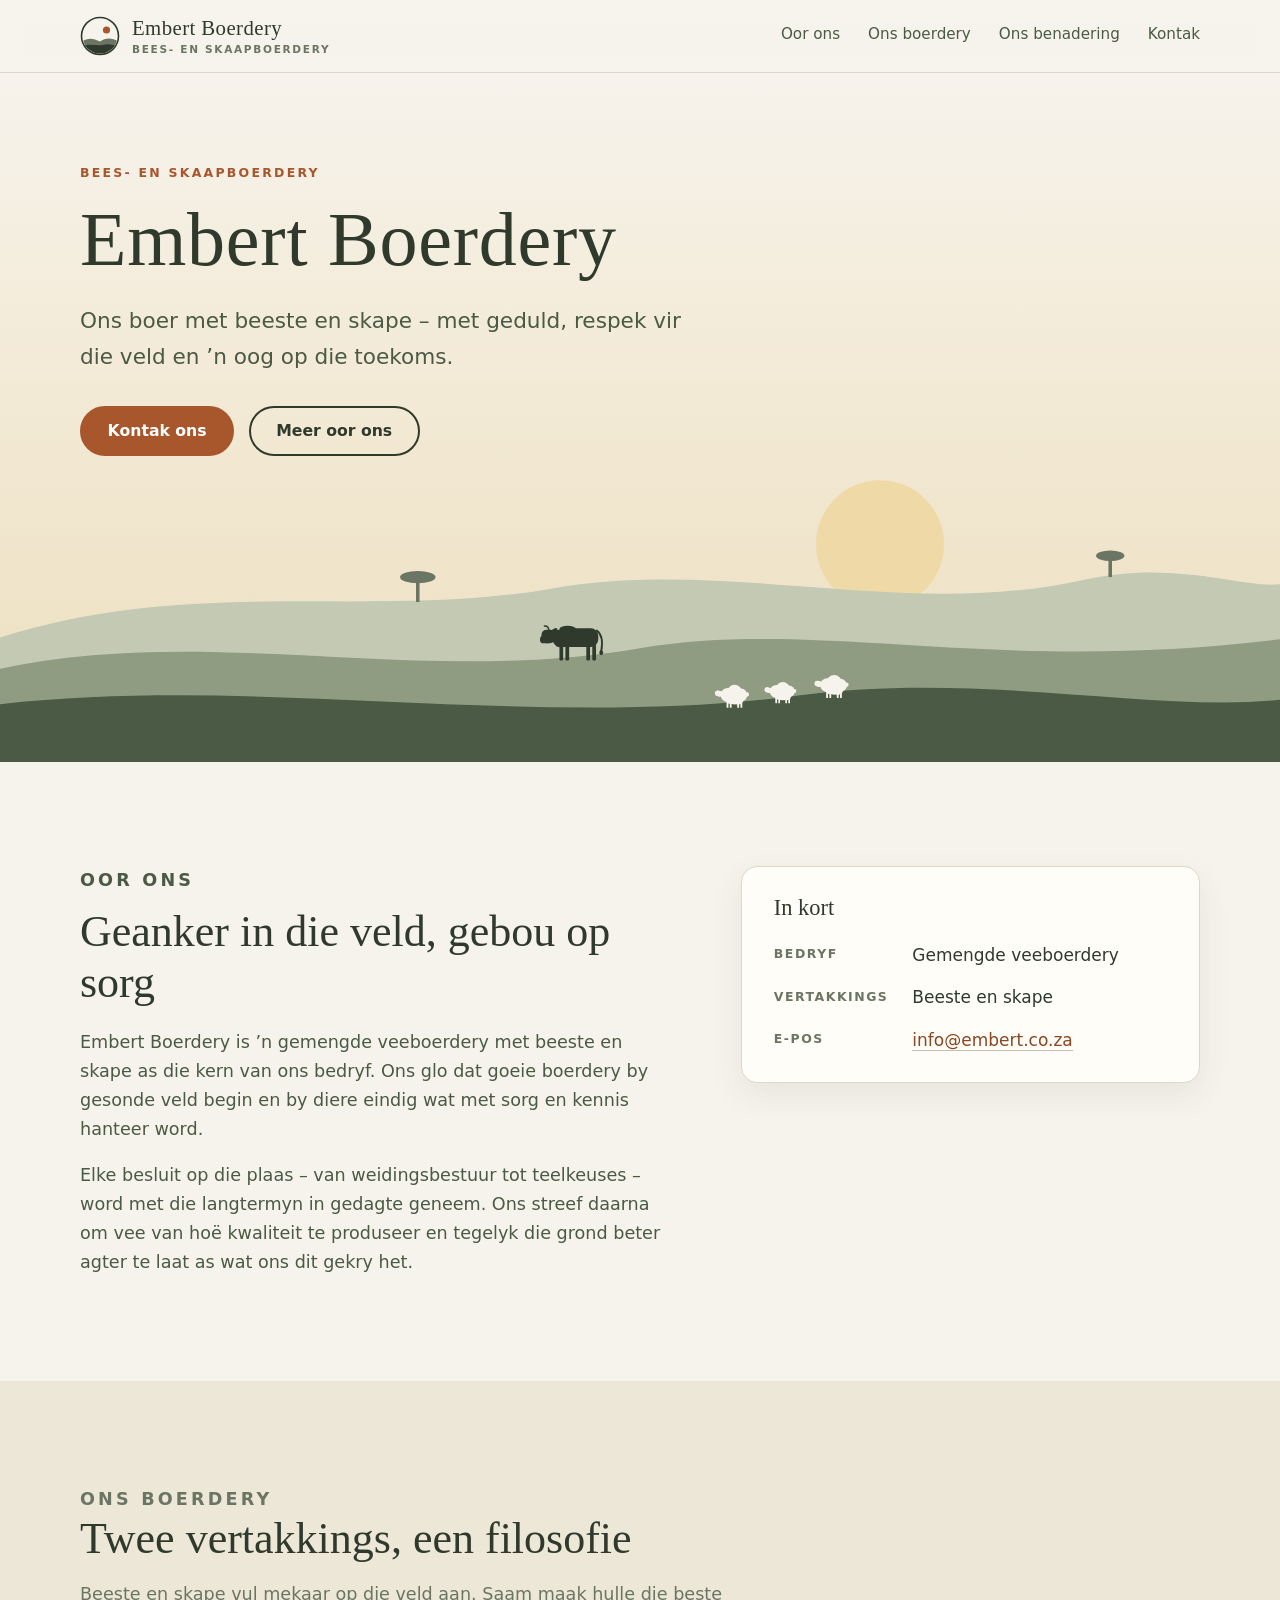
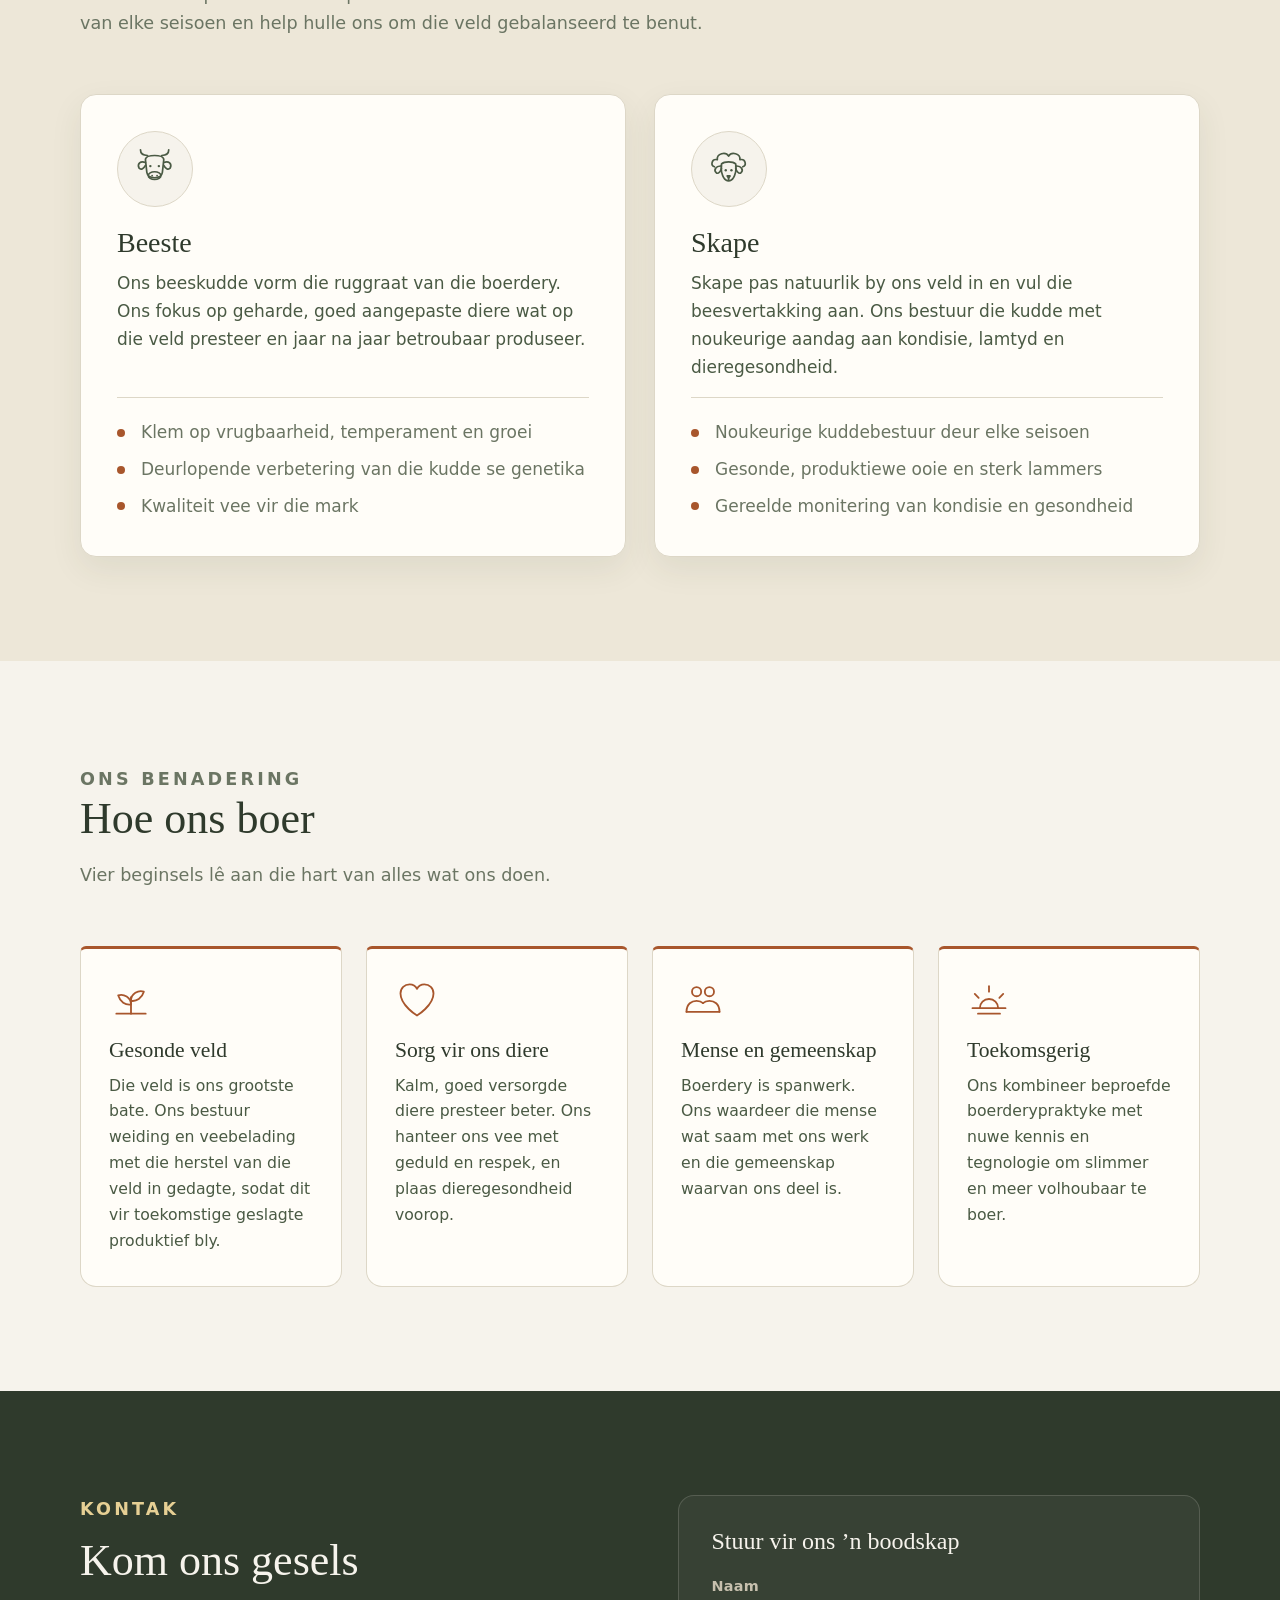
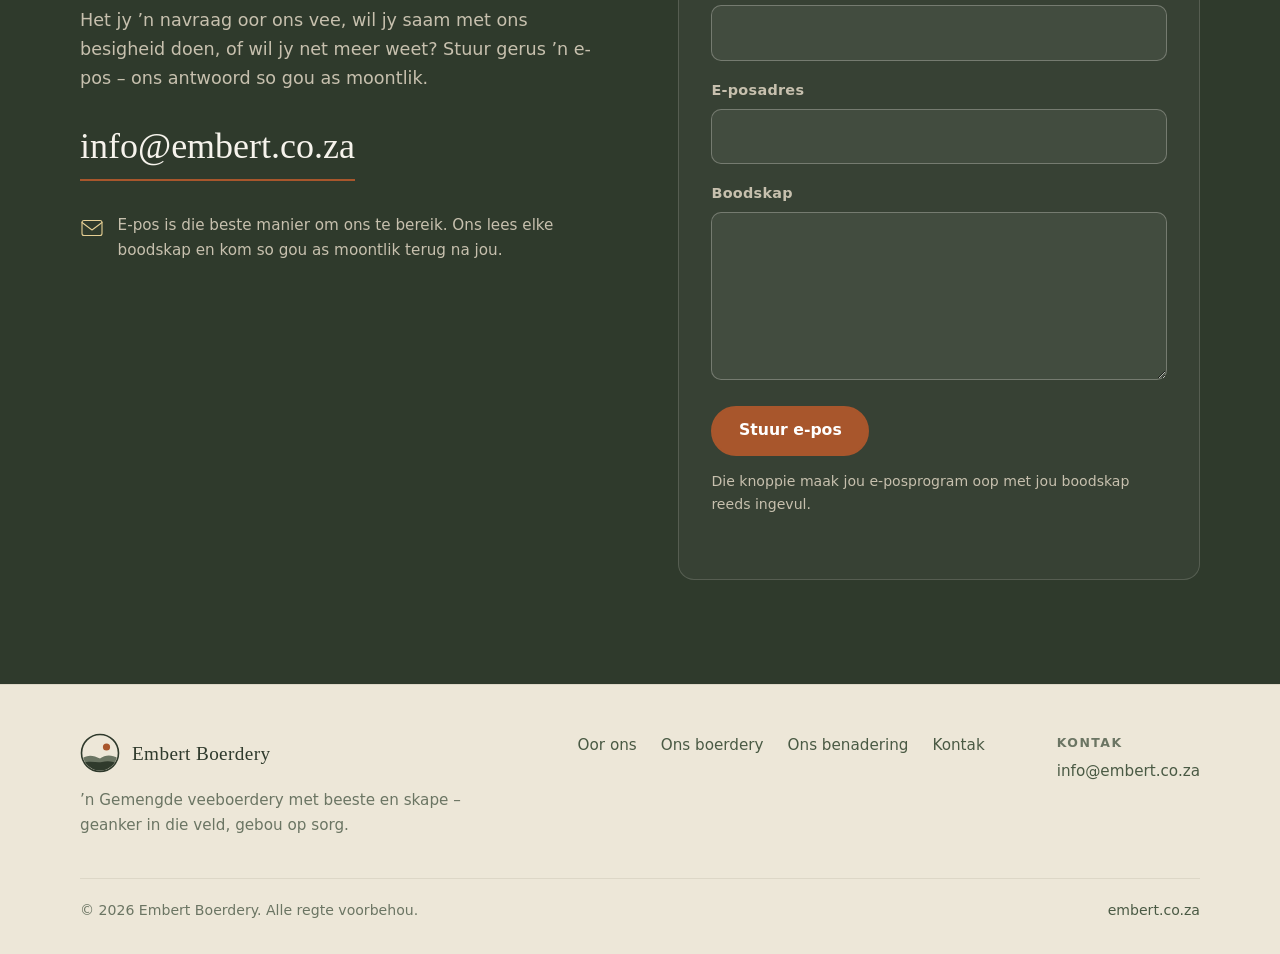
<file: index.html>
<!DOCTYPE html>
<html lang="af">
<head>
  <meta charset="utf-8">
  <meta name="viewport" content="width=device-width, initial-scale=1">
  <title>Embert Boerdery | Bees- en skaapboerdery</title>
  <meta name="description" content="Embert Boerdery is ’n gemengde veeboerdery wat met beeste en skape boer – met geduld, respek vir die veld en ’n oog op die toekoms. Kontak ons by info@embert.co.za.">
  <meta name="theme-color" content="#2f3a2c">
  <link rel="canonical" href="https://embert.co.za/">
  <link rel="icon" href="assets/img/favicon.svg" type="image/svg+xml">
  <link rel="stylesheet" href="assets/css/style.css">

  <meta property="og:type" content="website">
  <meta property="og:site_name" content="Embert Boerdery">
  <meta property="og:locale" content="af_ZA">
  <meta property="og:title" content="Embert Boerdery | Bees- en skaapboerdery">
  <meta property="og:description" content="Ons boer met beeste en skape – met geduld, respek vir die veld en ’n oog op die toekoms.">
  <meta property="og:url" content="https://embert.co.za/">
  <meta property="og:image" content="https://embert.co.za/assets/img/og-image.png">
  <meta property="og:image:width" content="1200">
  <meta property="og:image:height" content="630">
  <meta property="og:image:alt" content="Embert Boerdery – bees- en skaapboerdery">
  <meta name="twitter:card" content="summary_large_image">
  <meta name="twitter:title" content="Embert Boerdery | Bees- en skaapboerdery">
  <meta name="twitter:description" content="Ons boer met beeste en skape – met geduld, respek vir die veld en ’n oog op die toekoms.">
  <meta name="twitter:image" content="https://embert.co.za/assets/img/og-image.png">

  <script type="application/ld+json">
  {
    "@context": "https://schema.org",
    "@type": "Organization",
    "name": "Embert Boerdery",
    "url": "https://embert.co.za/",
    "email": "info@embert.co.za",
    "description": "Embert Boerdery is ’n gemengde veeboerdery wat met beeste en skape boer.",
    "image": "https://embert.co.za/assets/img/og-image.png",
    "contactPoint": {
      "@type": "ContactPoint",
      "email": "info@embert.co.za",
      "contactType": "customer service",
      "availableLanguage": ["af", "en"]
    }
  }
  </script>
</head>
<body>
  <a class="skip-link" href="#inhoud">Spring na inhoud</a>

  <header class="site-header">
    <div class="container header-inner">
      <a class="brand" href="#tuis" aria-label="Embert Boerdery – tuisblad">
        <svg class="brand-mark" viewBox="0 0 40 40" aria-hidden="true" focusable="false">
          <defs>
            <clipPath id="brand-clip"><circle cx="20" cy="20" r="17.5"/></clipPath>
          </defs>
          <circle cx="20" cy="20" r="18.5" fill="none" stroke="currentColor" stroke-width="1.6"/>
          <g clip-path="url(#brand-clip)">
            <circle cx="26.5" cy="14" r="3.6" fill="#a8562c"/>
            <path d="M0 27 C7 21 13 22 20 25.5 C26 21 33 21.5 40 26.5 L40 40 L0 40 Z" fill="#6b7563"/>
            <path d="M0 31 C9 27 16 30 22 29 C29 27 35 29 40 31.5 L40 40 L0 40 Z" fill="currentColor"/>
          </g>
        </svg>
        <span class="brand-name">Embert Boerdery<small>Bees- en skaapboerdery</small></span>
      </a>

      <button class="nav-toggle" type="button" aria-expanded="false" aria-controls="site-nav" aria-label="Maak kieslys oop">
        <svg class="icon-menu" viewBox="0 0 24 24" fill="none" stroke="currentColor" stroke-width="2" stroke-linecap="round" aria-hidden="true" focusable="false"><path d="M4 7h16M4 12h16M4 17h16"/></svg>
        <svg class="icon-close" viewBox="0 0 24 24" fill="none" stroke="currentColor" stroke-width="2" stroke-linecap="round" aria-hidden="true" focusable="false"><path d="M6 6l12 12M18 6L6 18"/></svg>
      </button>

      <nav class="site-nav" id="site-nav" aria-label="Hoofkieslys">
        <ul>
          <li><a href="#oor-ons">Oor ons</a></li>
          <li><a href="#boerdery">Ons boerdery</a></li>
          <li><a href="#benadering">Ons benadering</a></li>
          <li><a href="#kontak">Kontak</a></li>
        </ul>
      </nav>
    </div>
  </header>

  <main id="inhoud">

    <!-- ===================== TUIS / HERO ===================== -->
    <section class="hero" id="tuis">
      <div class="container hero-inner">
        <div class="hero-content">
          <p class="eyebrow">Bees- en skaapboerdery</p>
          <h1>Embert Boerdery</h1>
          <p class="lead">Ons boer met beeste en skape – met geduld, respek vir die veld en ’n oog op die toekoms.</p>
          <div class="hero-actions">
            <a class="btn btn-primary" href="#kontak">Kontak ons</a>
            <a class="btn btn-secondary" href="#oor-ons">Meer oor ons</a>
          </div>
        </div>
      </div>

      <svg class="hero-landscape" viewBox="0 0 1440 420" preserveAspectRatio="xMidYMax slice" aria-hidden="true" focusable="false">
        <defs>
          <g id="sil-sheep">
            <ellipse cx="30" cy="47" rx="16" ry="11" transform="rotate(12 30 47)"/>
            <ellipse cx="22" cy="40" rx="7" ry="3.5" transform="rotate(-25 22 40)"/>
            <circle cx="62" cy="52" r="26"/>
            <circle cx="88" cy="42" r="28"/>
            <circle cx="112" cy="52" r="24"/>
            <circle cx="88" cy="62" r="26"/>
            <circle cx="74" cy="66" r="20"/>
            <circle cx="102" cy="68" r="20"/>
            <ellipse cx="137" cy="50" rx="5" ry="8"/>
            <rect x="58" y="78" width="7" height="22" rx="2"/>
            <rect x="70" y="80" width="7" height="20" rx="2"/>
            <rect x="98" y="80" width="7" height="20" rx="2"/>
            <rect x="110" y="78" width="7" height="22" rx="2"/>
          </g>
          <g id="sil-cow">
            <rect x="52" y="30" width="110" height="50" rx="20"/>
            <ellipse cx="80" cy="32" rx="22" ry="9"/>
            <path d="M70 32 L40 36 L38 66 L70 78 Z"/>
            <rect x="10" y="34" width="36" height="36" rx="13"/>
            <rect x="6" y="50" width="26" height="20" rx="9"/>
            <path d="M40 62 C44 78 56 84 70 80 L70 70 Z"/>
            <ellipse cx="44" cy="35" rx="9" ry="4" transform="rotate(-30 44 35)"/>
            <path d="M30 34 C28 27 24 23 18 24" fill="none" stroke="currentColor" stroke-width="4" stroke-linecap="round"/>
            <rect x="58" y="74" width="10" height="42" rx="3"/>
            <rect x="74" y="76" width="10" height="40" rx="3"/>
            <rect x="130" y="76" width="10" height="40" rx="3"/>
            <rect x="146" y="74" width="10" height="42" rx="3"/>
            <path d="M158 36 C172 46 174 70 170 92" fill="none" stroke="currentColor" stroke-width="5" stroke-linecap="round"/>
            <ellipse cx="170" cy="95" rx="5" ry="7"/>
          </g>
        </defs>

        <!-- son -->
        <circle cx="990" cy="175" r="72" fill="#efd9a3" opacity=".9"/>

        <!-- verste heuwels -->
        <path d="M0 280 C220 210 420 260 620 225 C820 190 1020 260 1220 215 C1320 192 1400 225 1440 220 L1440 420 L0 420 Z" fill="#c3c9b3"/>
        <g fill="#6b7563">
          <rect x="468" y="214" width="4" height="26"/><ellipse cx="470" cy="212" rx="20" ry="7"/>
          <rect x="1247" y="190" width="4" height="22"/><ellipse cx="1249" cy="188" rx="16" ry="6"/>
        </g>

        <!-- middelste heuwels -->
        <path d="M0 315 C240 265 470 335 720 292 C920 258 1120 322 1440 282 L1440 420 L0 420 Z" fill="#8f9c81"/>
        <use href="#sil-cow" fill="#2f3a2c" color="#2f3a2c" transform="translate(605 257) scale(.42)"/>

        <!-- naaste heuwels -->
        <path d="M0 355 C300 322 600 385 900 345 C1100 318 1300 365 1440 350 L1440 420 L0 420 Z" fill="#4a5a44"/>
        <use href="#sil-sheep" fill="#f6f3ec" transform="translate(800 329) scale(.3)"/>
        <use href="#sil-sheep" fill="#f6f3ec" transform="translate(856 326) scale(.28)"/>
        <use href="#sil-sheep" fill="#f6f3ec" transform="translate(912 318) scale(.3)"/>
      </svg>
    </section>

    <!-- ===================== OOR ONS ===================== -->
    <section class="section" id="oor-ons">
      <div class="container about-grid">
        <div class="about-text reveal">
          <p class="eyebrow">Oor ons</p>
          <h2>Geanker in die veld, gebou op sorg</h2>
          <p>Embert Boerdery is ’n gemengde veeboerdery met beeste en skape as die kern van ons bedryf. Ons glo dat goeie boerdery by gesonde veld begin en by diere eindig wat met sorg en kennis hanteer word.</p>
          <p>Elke besluit op die plaas – van weidingsbestuur tot teelkeuses – word met die langtermyn in gedagte geneem. Ons streef daarna om vee van hoë kwaliteit te produseer en tegelyk die grond beter agter te laat as wat ons dit gekry het.</p>
        </div>
        <aside class="facts reveal" aria-labelledby="facts-heading">
          <h3 id="facts-heading">In kort</h3>
          <dl>
            <dt>Bedryf</dt>
            <dd>Gemengde veeboerdery</dd>
            <dt>Vertakkings</dt>
            <dd>Beeste en skape</dd>
            <dt>E-pos</dt>
            <dd><a href="mailto:info@embert.co.za">info@embert.co.za</a></dd>
          </dl>
        </aside>
      </div>
    </section>

    <!-- ===================== ONS BOERDERY ===================== -->
    <section class="section section-alt" id="boerdery">
      <div class="container">
        <div class="section-head reveal">
          <p class="eyebrow">Ons boerdery</p>
          <h2>Twee vertakkings, een filosofie</h2>
          <p>Beeste en skape vul mekaar op die veld aan. Saam maak hulle die beste van elke seisoen en help hulle ons om die veld gebalanseerd te benut.</p>
        </div>

        <div class="cards">
          <article class="card reveal">
            <div class="card-icon">
              <svg viewBox="0 0 64 64" fill="none" stroke="currentColor" stroke-width="2.4" stroke-linecap="round" stroke-linejoin="round" aria-hidden="true" focusable="false">
                <path d="M22 12 C16 12 12 9 12 4"/>
                <path d="M42 12 C48 12 52 9 52 4"/>
                <path d="M19 18 C19 10 45 10 45 18 L43 36 C42 46 22 46 21 36 Z"/>
                <path d="M19 22 C12 19 7 24 10 30 C13 33 17 30 19 26"/>
                <path d="M45 22 C52 19 57 24 54 30 C51 33 47 30 45 26"/>
                <ellipse cx="32" cy="40.5" rx="9" ry="5.5"/>
                <circle cx="28.5" cy="40.5" r="1.3" fill="currentColor" stroke="none"/>
                <circle cx="35.5" cy="40.5" r="1.3" fill="currentColor" stroke="none"/>
                <circle cx="26" cy="27" r="1.7" fill="currentColor" stroke="none"/>
                <circle cx="38" cy="27" r="1.7" fill="currentColor" stroke="none"/>
              </svg>
            </div>
            <h3>Beeste</h3>
            <p>Ons beeskudde vorm die ruggraat van die boerdery. Ons fokus op geharde, goed aangepaste diere wat op die veld presteer en jaar na jaar betroubaar produseer.</p>
            <ul>
              <li>Klem op vrugbaarheid, temperament en groei</li>
              <li>Deurlopende verbetering van die kudde se genetika</li>
              <li>Kwaliteit vee vir die mark</li>
            </ul>
          </article>

          <article class="card reveal">
            <div class="card-icon">
              <svg viewBox="0 0 64 64" fill="none" stroke="currentColor" stroke-width="2.4" stroke-linecap="round" stroke-linejoin="round" aria-hidden="true" focusable="false">
                <path d="M12 28 C6 26 8 16 16 18 C15 9 28 6 32 13 C36 6 49 9 48 18 C56 16 58 26 52 28"/>
                <path d="M22 24 C20 36 25 48 32 48 C39 48 44 36 42 24 C38 20 26 20 22 24 Z"/>
                <path d="M22 27 C14 26 10 33 15 37 C18 38 21 34 22 30"/>
                <path d="M42 27 C50 26 54 33 49 37 C46 38 43 34 42 30"/>
                <circle cx="28" cy="33" r="1.7" fill="currentColor" stroke="none"/>
                <circle cx="36" cy="33" r="1.7" fill="currentColor" stroke="none"/>
                <path d="M30 41 L34 41 L32 44 Z" fill="currentColor"/>
                <path d="M32 44 V47"/>
              </svg>
            </div>
            <h3>Skape</h3>
            <p>Skape pas natuurlik by ons veld in en vul die beesvertakking aan. Ons bestuur die kudde met noukeurige aandag aan kondisie, lamtyd en dieregesondheid.</p>
            <ul>
              <li>Noukeurige kuddebestuur deur elke seisoen</li>
              <li>Gesonde, produktiewe ooie en sterk lammers</li>
              <li>Gereelde monitering van kondisie en gesondheid</li>
            </ul>
          </article>
        </div>
      </div>
    </section>

    <!-- ===================== ONS BENADERING ===================== -->
    <section class="section" id="benadering">
      <div class="container">
        <div class="section-head reveal">
          <p class="eyebrow">Ons benadering</p>
          <h2>Hoe ons boer</h2>
          <p>Vier beginsels lê aan die hart van alles wat ons doen.</p>
        </div>

        <div class="values">
          <article class="value reveal">
            <svg class="value-icon" viewBox="0 0 48 48" fill="none" stroke="currentColor" stroke-width="2" stroke-linecap="round" stroke-linejoin="round" aria-hidden="true" focusable="false">
              <path d="M24 40 V22"/>
              <path d="M24 30 C24 22 16 18 10 20 C12 27 18 31 24 30 Z"/>
              <path d="M24 26 C24 18 32 14 38 16 C36 23 30 27 24 26 Z"/>
              <path d="M8 40 H40"/>
            </svg>
            <h3>Gesonde veld</h3>
            <p>Die veld is ons grootste bate. Ons bestuur weiding en veebelading met die herstel van die veld in gedagte, sodat dit vir toekomstige geslagte produktief bly.</p>
          </article>

          <article class="value reveal">
            <svg class="value-icon" viewBox="0 0 48 48" fill="none" stroke="currentColor" stroke-width="2" stroke-linecap="round" stroke-linejoin="round" aria-hidden="true" focusable="false">
              <path d="M24 42 C24 42 6 31 6 18 C6 12 10.5 8 16 8 C19.5 8 22.5 10 24 13 C25.5 10 28.5 8 32 8 C37.5 8 42 12 42 18 C42 31 24 42 24 42 Z"/>
            </svg>
            <h3>Sorg vir ons diere</h3>
            <p>Kalm, goed versorgde diere presteer beter. Ons hanteer ons vee met geduld en respek, en plaas dieregesondheid voorop.</p>
          </article>

          <article class="value reveal">
            <svg class="value-icon" viewBox="0 0 48 48" fill="none" stroke="currentColor" stroke-width="2" stroke-linecap="round" stroke-linejoin="round" aria-hidden="true" focusable="false">
              <circle cx="17" cy="16" r="5"/>
              <circle cx="31" cy="16" r="5"/>
              <path d="M6 38 C6 29 12 26 17 26 C20 26 22.5 27 24 28.5"/>
              <path d="M42 38 C42 29 36 26 31 26 C28 26 25.5 27 24 28.5"/>
              <path d="M6 38 H42"/>
            </svg>
            <h3>Mense en gemeenskap</h3>
            <p>Boerdery is spanwerk. Ons waardeer die mense wat saam met ons werk en die gemeenskap waarvan ons deel is.</p>
          </article>

          <article class="value reveal">
            <svg class="value-icon" viewBox="0 0 48 48" fill="none" stroke="currentColor" stroke-width="2" stroke-linecap="round" stroke-linejoin="round" aria-hidden="true" focusable="false">
              <path d="M14 34 A10 10 0 0 1 34 34"/>
              <path d="M24 16 V10"/>
              <path d="M12.7 22.7 L8.5 18.5"/>
              <path d="M35.3 22.7 L39.5 18.5"/>
              <path d="M6 34 H42"/>
              <path d="M12 40 H36"/>
            </svg>
            <h3>Toekomsgerig</h3>
            <p>Ons kombineer beproefde boerderypraktyke met nuwe kennis en tegnologie om slimmer en meer volhoubaar te boer.</p>
          </article>
        </div>
      </div>
    </section>

    <!-- ===================== KONTAK ===================== -->
    <section class="section section-dark" id="kontak">
      <div class="container contact-grid">
        <div class="contact-intro reveal">
          <p class="eyebrow">Kontak</p>
          <h2>Kom ons gesels</h2>
          <p>Het jy ’n navraag oor ons vee, wil jy saam met ons besigheid doen, of wil jy net meer weet? Stuur gerus ’n e-pos – ons antwoord so gou as moontlik.</p>
          <a class="email-cta" href="mailto:info@embert.co.za">info@embert.co.za</a>
          <div class="contact-note">
            <svg viewBox="0 0 48 48" fill="none" stroke="currentColor" stroke-width="2.2" stroke-linecap="round" stroke-linejoin="round" aria-hidden="true" focusable="false">
              <rect x="4" y="9" width="40" height="30" rx="4"/>
              <path d="M4 13 L24 28 L44 13"/>
            </svg>
            <p>E-pos is die beste manier om ons te bereik. Ons lees elke boodskap en kom so gou as moontlik terug na jou.</p>
          </div>
        </div>

        <form class="contact-form reveal" id="contact-form" action="mailto:info@embert.co.za" method="post" enctype="text/plain">
          <h3>Stuur vir ons ’n boodskap</h3>
          <div class="field">
            <label for="naam">Naam</label>
            <input id="naam" name="naam" type="text" autocomplete="name" required>
          </div>
          <div class="field">
            <label for="epos">E-posadres</label>
            <input id="epos" name="epos" type="email" autocomplete="email" required>
          </div>
          <div class="field">
            <label for="boodskap">Boodskap</label>
            <textarea id="boodskap" name="boodskap" rows="5" required></textarea>
          </div>
          <button class="btn btn-primary" type="submit">Stuur e-pos</button>
          <p class="form-help">Die knoppie maak jou e-posprogram oop met jou boodskap reeds ingevul.</p>
          <p class="form-status" id="form-status" role="status" aria-live="polite"></p>
        </form>
      </div>
    </section>
  </main>

  <footer class="site-footer">
    <div class="container">
      <div class="footer-grid">
        <div class="footer-brand">
          <a class="brand" href="#tuis">
            <svg class="brand-mark" viewBox="0 0 40 40" aria-hidden="true" focusable="false">
              <defs>
                <clipPath id="brand-clip-footer"><circle cx="20" cy="20" r="17.5"/></clipPath>
              </defs>
              <circle cx="20" cy="20" r="18.5" fill="none" stroke="currentColor" stroke-width="1.6"/>
              <g clip-path="url(#brand-clip-footer)">
                <circle cx="26.5" cy="14" r="3.6" fill="#a8562c"/>
                <path d="M0 27 C7 21 13 22 20 25.5 C26 21 33 21.5 40 26.5 L40 40 L0 40 Z" fill="#6b7563"/>
                <path d="M0 31 C9 27 16 30 22 29 C29 27 35 29 40 31.5 L40 40 L0 40 Z" fill="currentColor"/>
              </g>
            </svg>
            <span class="brand-name">Embert Boerdery</span>
          </a>
          <p>’n Gemengde veeboerdery met beeste en skape – geanker in die veld, gebou op sorg.</p>
        </div>

        <nav class="footer-nav" aria-label="Voetskakels">
          <ul>
            <li><a href="#oor-ons">Oor ons</a></li>
            <li><a href="#boerdery">Ons boerdery</a></li>
            <li><a href="#benadering">Ons benadering</a></li>
            <li><a href="#kontak">Kontak</a></li>
          </ul>
        </nav>

        <div class="footer-contact">
          <p class="footer-label">Kontak</p>
          <a href="mailto:info@embert.co.za">info@embert.co.za</a>
        </div>
      </div>

      <div class="footer-bottom">
        <p>© <span id="year">2026</span> Embert Boerdery. Alle regte voorbehou.</p>
        <p><a href="https://embert.co.za/">embert.co.za</a></p>
      </div>
    </div>
  </footer>

  <script src="assets/js/main.js" defer></script>
</body>
</html>
</file>
<file: assets/css/style.css>
/* ==========================================================================
   Embert Boerdery – stylblad
   Palet: room (agtergrond), donkergroen (teks), salie (gedemp), sand (rande),
   klei (aksent).
   ========================================================================== */

:root {
  --cream: #f6f3ec;
  --cream-2: #ede7d8;
  --paper: #fffdf8;
  --ink: #2f3a2c;
  --moss: #4a5a44;
  --sage: #6b7563;
  --sand: #c7c0ae;
  --sand-light: #ddd7c7;
  --clay: #a8562c;
  --clay-dark: #8b4622;
  --gold: #e6cf94;

  --font-serif: Georgia, "Times New Roman", Times, serif;
  --font-sans: "Segoe UI", system-ui, -apple-system, BlinkMacSystemFont, Roboto, "Helvetica Neue", Arial, sans-serif;

  --max-width: 1120px;
  --gutter: clamp(1.25rem, 4vw, 2.5rem);
  --radius: 16px;
  --shadow: 0 12px 32px rgba(47, 58, 44, 0.08);
  --header-height: 72px;
}

*,
*::before,
*::after { box-sizing: border-box; }

html {
  scroll-behavior: smooth;
  -webkit-text-size-adjust: 100%;
}

@media (prefers-reduced-motion: reduce) {
  html { scroll-behavior: auto; }
}

body {
  margin: 0;
  background: var(--cream);
  color: var(--ink);
  font-family: var(--font-sans);
  font-size: 1.0625rem;
  line-height: 1.65;
}

img,
svg { display: block; max-width: 100%; }

a { color: var(--clay-dark); }

h1, h2, h3, h4 {
  font-family: var(--font-serif);
  font-weight: 400;
  line-height: 1.15;
  margin: 0;
  color: var(--ink);
}

p { margin: 0 0 1rem; }
ul { margin: 0; }

.container {
  width: min(100% - 2 * var(--gutter), var(--max-width));
  margin-inline: auto;
}

.skip-link {
  position: absolute;
  left: 1rem;
  top: -100px;
  z-index: 100;
  padding: 0.6rem 1rem;
  background: var(--ink);
  color: var(--cream);
  border-radius: 8px;
  text-decoration: none;
}
.skip-link:focus { top: 1rem; }

:focus-visible {
  outline: 3px solid var(--clay);
  outline-offset: 3px;
}

.eyebrow {
  display: block;
  margin: 0 0 0.75rem;
  font-family: var(--font-sans);
  font-size: 0.78rem;
  font-weight: 600;
  letter-spacing: 0.18em;
  text-transform: uppercase;
  color: var(--clay);
}
.section-dark .eyebrow { color: var(--gold); }

/* --------------------------------------------------------------------------
   Knoppies
   -------------------------------------------------------------------------- */
.btn {
  display: inline-flex;
  align-items: center;
  justify-content: center;
  gap: 0.5rem;
  padding: 0.85rem 1.6rem;
  border-radius: 999px;
  border: 2px solid transparent;
  font-family: var(--font-sans);
  font-size: 0.98rem;
  font-weight: 600;
  line-height: 1.2;
  text-decoration: none;
  cursor: pointer;
  transition: background-color 0.2s, color 0.2s, border-color 0.2s;
}
.btn-primary {
  background: var(--clay);
  border-color: var(--clay);
  color: #fff;
}
.btn-primary:hover {
  background: var(--clay-dark);
  border-color: var(--clay-dark);
}
.btn-secondary {
  background: transparent;
  border-color: var(--ink);
  color: var(--ink);
}
.btn-secondary:hover {
  background: var(--ink);
  color: var(--cream);
}

/* --------------------------------------------------------------------------
   Kopstuk / navigasie
   -------------------------------------------------------------------------- */
.site-header {
  position: sticky;
  top: 0;
  z-index: 50;
  background: rgba(246, 243, 236, 0.92);
  -webkit-backdrop-filter: blur(10px);
  backdrop-filter: blur(10px);
  border-bottom: 1px solid var(--sand-light);
}

.header-inner {
  position: relative;
  display: flex;
  align-items: center;
  justify-content: space-between;
  gap: 1rem;
  min-height: var(--header-height);
}

.brand {
  display: flex;
  align-items: center;
  gap: 0.75rem;
  color: var(--ink);
  font-family: var(--font-serif);
  font-size: 1.3rem;
  letter-spacing: 0.02em;
  text-decoration: none;
}
.brand-mark {
  flex: none;
  width: 40px;
  height: 40px;
  color: var(--ink);
}
.brand-name { line-height: 1; }
.brand-name small {
  display: block;
  margin-top: 0.3rem;
  font-family: var(--font-sans);
  font-size: 0.66rem;
  font-weight: 600;
  letter-spacing: 0.16em;
  text-transform: uppercase;
  color: var(--sage);
}

.site-nav ul {
  display: flex;
  gap: 1.75rem;
  margin: 0;
  padding: 0;
  list-style: none;
}
.site-nav a {
  display: inline-block;
  padding: 0.35rem 0;
  border-bottom: 2px solid transparent;
  color: var(--moss);
  font-size: 0.95rem;
  font-weight: 500;
  text-decoration: none;
  transition: color 0.2s, border-color 0.2s;
}
.site-nav a:hover,
.site-nav a:focus-visible,
.site-nav a[aria-current] {
  color: var(--ink);
  border-bottom-color: var(--clay);
}

.nav-toggle {
  display: none;
  align-items: center;
  justify-content: center;
  padding: 0.55rem 0.6rem;
  background: none;
  border: 1px solid var(--sand);
  border-radius: 10px;
  color: var(--ink);
  cursor: pointer;
}
.nav-toggle svg { width: 22px; height: 22px; }
.nav-toggle .icon-close { display: none; }
.nav-toggle[aria-expanded="true"] .icon-menu { display: none; }
.nav-toggle[aria-expanded="true"] .icon-close { display: block; }

@media (max-width: 780px) {
  .brand-name small { display: none; }
  .nav-toggle { display: inline-flex; }
  .site-nav {
    position: absolute;
    top: 100%;
    left: calc(-1 * var(--gutter));
    right: calc(-1 * var(--gutter));
    display: none;
    background: var(--cream);
    border-bottom: 1px solid var(--sand);
    box-shadow: var(--shadow);
  }
  .site-nav.is-open { display: block; }
  .site-nav ul {
    flex-direction: column;
    gap: 0;
    padding: 0.5rem var(--gutter) 1rem;
  }
  .site-nav a {
    display: block;
    padding: 0.85rem 0;
    border-bottom: 1px solid var(--sand-light);
    font-size: 1.05rem;
  }
  .site-nav a:hover,
  .site-nav a[aria-current] { border-bottom-color: var(--clay); }
}

/* --------------------------------------------------------------------------
   Tuis / hero
   -------------------------------------------------------------------------- */
.hero {
  position: relative;
  overflow: hidden;
  background: linear-gradient(180deg, #f6f3ec 0%, #f3ead6 45%, #ecdfbf 100%);
}
.hero-inner {
  position: relative;
  z-index: 2;
  padding: clamp(4rem, 10vh, 7rem) 0 clamp(14rem, 34vh, 22rem);
}
.hero-content { max-width: 40rem; }
.hero h1 {
  margin: 0.5rem 0 1.25rem;
  font-size: clamp(2.75rem, 7vw, 4.75rem);
  letter-spacing: 0.01em;
}
.hero .lead {
  max-width: 30em;
  margin-bottom: 2rem;
  font-size: clamp(1.1rem, 2vw, 1.35rem);
  color: var(--moss);
}
.hero-actions {
  display: flex;
  flex-wrap: wrap;
  gap: 0.9rem;
}
.hero-landscape {
  position: absolute;
  left: 0;
  right: 0;
  bottom: 0;
  width: 100%;
  height: clamp(220px, 40vh, 420px);
}

@media (max-width: 780px) {
  /* Korter landskap op klein skerms sodat die diere en son sigbaar bly */
  .hero-inner { padding-bottom: clamp(11rem, 26vh, 16rem); }
  .hero-landscape { height: clamp(200px, 30vh, 300px); }
}

/* --------------------------------------------------------------------------
   Afdelings
   -------------------------------------------------------------------------- */
.section {
  padding: clamp(4rem, 9vw, 6.5rem) 0;
  scroll-margin-top: var(--header-height);
}
.section-alt { background: var(--cream-2); }
.section-dark {
  background: var(--ink);
  color: var(--cream);
}
.section-dark h2,
.section-dark h3 { color: var(--cream); }

.section-head {
  max-width: 42rem;
  margin-bottom: clamp(2rem, 5vw, 3.5rem);
}
.section-head h2 {
  margin-bottom: 1rem;
  font-size: clamp(2rem, 4vw, 2.75rem);
}
.section-head p {
  margin: 0;
  font-size: 1.1rem;
  color: var(--sage);
}

/* Oor ons */
.about-grid {
  display: grid;
  grid-template-columns: minmax(0, 1.3fr) minmax(0, 1fr);
  gap: clamp(2rem, 5vw, 4rem);
  align-items: start;
}
.about-text h2 {
  margin-bottom: 1.25rem;
  font-size: clamp(2rem, 4vw, 2.75rem);
}
.about-text p {
  font-size: 1.1rem;
  color: var(--moss);
}
.about-text p:last-child { margin-bottom: 0; }

.facts {
  padding: 1.75rem 2rem;
  background: var(--paper);
  border: 1px solid var(--sand-light);
  border-radius: var(--radius);
  box-shadow: var(--shadow);
}
.facts h3 {
  margin-bottom: 1.25rem;
  font-size: 1.4rem;
}
.facts dl {
  display: grid;
  grid-template-columns: auto 1fr;
  gap: 0.9rem 1.5rem;
  margin: 0;
}
.facts dt {
  padding-top: 0.2rem;
  font-size: 0.78rem;
  font-weight: 600;
  letter-spacing: 0.12em;
  text-transform: uppercase;
  color: var(--sage);
}
.facts dd {
  margin: 0;
  color: var(--ink);
}
.facts dd a { color: var(--clay-dark); text-decoration: none; border-bottom: 1px solid var(--sand); }
.facts dd a:hover { border-bottom-color: var(--clay); }

@media (max-width: 860px) {
  .about-grid { grid-template-columns: 1fr; }
}

/* Ons boerdery – kaarte */
.cards {
  display: grid;
  grid-template-columns: repeat(auto-fit, minmax(min(100%, 300px), 1fr));
  gap: 1.75rem;
}
.card {
  display: flex;
  flex-direction: column;
  padding: 2.25rem;
  background: var(--paper);
  border: 1px solid var(--sand-light);
  border-radius: var(--radius);
  box-shadow: var(--shadow);
}
.card-icon {
  width: 76px;
  height: 76px;
  margin-bottom: 1.25rem;
  padding: 0.9rem;
  background: var(--cream);
  border: 1px solid var(--sand-light);
  border-radius: 50%;
  color: var(--moss);
}
.card h3 {
  margin-bottom: 0.6rem;
  font-size: 1.75rem;
}
.card p { color: var(--moss); }
.card ul {
  display: grid;
  gap: 0.55rem;
  margin-top: auto;
  padding: 1.25rem 0 0;
  border-top: 1px solid var(--sand-light);
  list-style: none;
}
.card li {
  position: relative;
  padding-left: 1.5rem;
  color: var(--sage);
}
.card li::before {
  content: "";
  position: absolute;
  left: 0;
  top: 0.62em;
  width: 0.5rem;
  height: 0.5rem;
  border-radius: 50%;
  background: var(--clay);
}

/* Ons benadering – waardes */
.values {
  display: grid;
  grid-template-columns: repeat(auto-fit, minmax(min(100%, 240px), 1fr));
  gap: 1.5rem;
}
.value {
  padding: 1.75rem 1.75rem 2rem;
  background: var(--paper);
  border: 1px solid var(--sand-light);
  border-top: 3px solid var(--clay);
  border-radius: 6px 6px var(--radius) var(--radius);
}
.value-icon {
  width: 44px;
  height: 44px;
  margin-bottom: 1.1rem;
  color: var(--clay);
}
.value h3 {
  margin-bottom: 0.6rem;
  font-size: 1.35rem;
}
.value p {
  margin: 0;
  font-size: 0.98rem;
  color: var(--moss);
}

/* Kontak */
.contact-grid {
  display: grid;
  grid-template-columns: minmax(0, 1fr) minmax(0, 1fr);
  gap: clamp(2rem, 6vw, 5rem);
  align-items: start;
}
.contact-intro h2 {
  margin-bottom: 1.25rem;
  font-size: clamp(2rem, 4vw, 2.75rem);
}
.contact-intro > p {
  font-size: 1.1rem;
  color: var(--sand);
}
.email-cta {
  display: inline-block;
  margin: 0.5rem 0 2rem;
  padding-bottom: 0.15rem;
  border-bottom: 2px solid var(--clay);
  font-family: var(--font-serif);
  font-size: clamp(1.5rem, 3.2vw, 2.25rem);
  color: var(--cream);
  text-decoration: none;
  overflow-wrap: anywhere;
  transition: color 0.2s, border-color 0.2s;
}
.email-cta:hover {
  color: #fff;
  border-bottom-color: var(--gold);
}
.contact-note {
  display: flex;
  gap: 0.85rem;
  align-items: flex-start;
  max-width: 30em;
}
.contact-note svg {
  flex: none;
  width: 24px;
  height: 24px;
  margin-top: 0.15rem;
  color: var(--gold);
}
.contact-note p {
  margin: 0;
  font-size: 0.95rem;
  color: var(--sand);
}

.contact-form {
  padding: 2rem;
  background: rgba(255, 255, 255, 0.04);
  border: 1px solid rgba(246, 243, 236, 0.16);
  border-radius: var(--radius);
}
.contact-form h3 {
  margin-bottom: 1.25rem;
  font-size: 1.5rem;
}
.field { margin-bottom: 1.1rem; }
.field label {
  display: block;
  margin-bottom: 0.4rem;
  font-size: 0.9rem;
  font-weight: 600;
  letter-spacing: 0.02em;
  color: var(--sand);
}
.field input,
.field textarea {
  width: 100%;
  padding: 0.8rem 0.95rem;
  font: inherit;
  color: var(--cream);
  background: rgba(255, 255, 255, 0.06);
  border: 1px solid rgba(246, 243, 236, 0.28);
  border-radius: 10px;
}
.field input:focus,
.field textarea:focus {
  outline: none;
  border-color: var(--gold);
  box-shadow: 0 0 0 3px rgba(230, 207, 148, 0.25);
}
.field textarea {
  min-height: 140px;
  resize: vertical;
}
.form-help {
  margin: 0.9rem 0 0;
  font-size: 0.88rem;
  color: var(--sand);
}
.form-status {
  min-height: 1.4em;
  margin: 0.6rem 0 0;
  font-size: 0.95rem;
  color: var(--gold);
}

@media (max-width: 860px) {
  .contact-grid { grid-template-columns: 1fr; }
}

/* --------------------------------------------------------------------------
   Voetstuk
   -------------------------------------------------------------------------- */
.site-footer {
  padding: 3rem 0 2rem;
  background: var(--cream-2);
  border-top: 1px solid var(--sand-light);
  color: var(--sage);
  font-size: 0.95rem;
}
.footer-grid {
  display: flex;
  flex-wrap: wrap;
  justify-content: space-between;
  gap: 2rem 3rem;
  align-items: flex-start;
}
.footer-brand .brand { font-size: 1.2rem; }
.footer-brand p {
  max-width: 28em;
  margin: 0.9rem 0 0;
}
.footer-nav ul {
  display: flex;
  flex-wrap: wrap;
  gap: 0.6rem 1.5rem;
  margin: 0;
  padding: 0;
  list-style: none;
}
.footer-label {
  margin: 0 0 0.3rem;
  font-size: 0.78rem;
  font-weight: 600;
  letter-spacing: 0.12em;
  text-transform: uppercase;
}
.footer-nav a,
.footer-contact a {
  color: var(--moss);
  text-decoration: none;
}
.footer-nav a:hover,
.footer-contact a:hover {
  color: var(--clay-dark);
  text-decoration: underline;
}
.footer-bottom {
  display: flex;
  flex-wrap: wrap;
  justify-content: space-between;
  gap: 0.5rem 1.5rem;
  margin-top: 2.5rem;
  padding-top: 1.25rem;
  border-top: 1px solid var(--sand-light);
  font-size: 0.88rem;
}
.footer-bottom p { margin: 0; }
.footer-bottom a { color: var(--moss); text-decoration: none; }
.footer-bottom a:hover { text-decoration: underline; }

/* --------------------------------------------------------------------------
   Sagte inskuif-animasie (slegs met JavaScript; inhoud bly sonder JS sigbaar)
   -------------------------------------------------------------------------- */
.js .reveal {
  opacity: 0;
  transform: translateY(18px);
  transition: opacity 0.7s ease, transform 0.7s ease;
}
.js .reveal.is-visible {
  opacity: 1;
  transform: none;
}
@media (prefers-reduced-motion: reduce) {
  .js .reveal {
    opacity: 1;
    transform: none;
    transition: none;
  }
}

/* --------------------------------------------------------------------------
   Druk
   -------------------------------------------------------------------------- */
@media print {
  .site-header,
  .hero-landscape,
  .hero-actions,
  .contact-form,
  .skip-link { display: none; }
  .section-dark {
    background: none;
    color: var(--ink);
  }
  .section-dark h2,
  .section-dark h3,
  .email-cta,
  .contact-intro > p,
  .contact-note p { color: var(--ink); }
}
</file>
